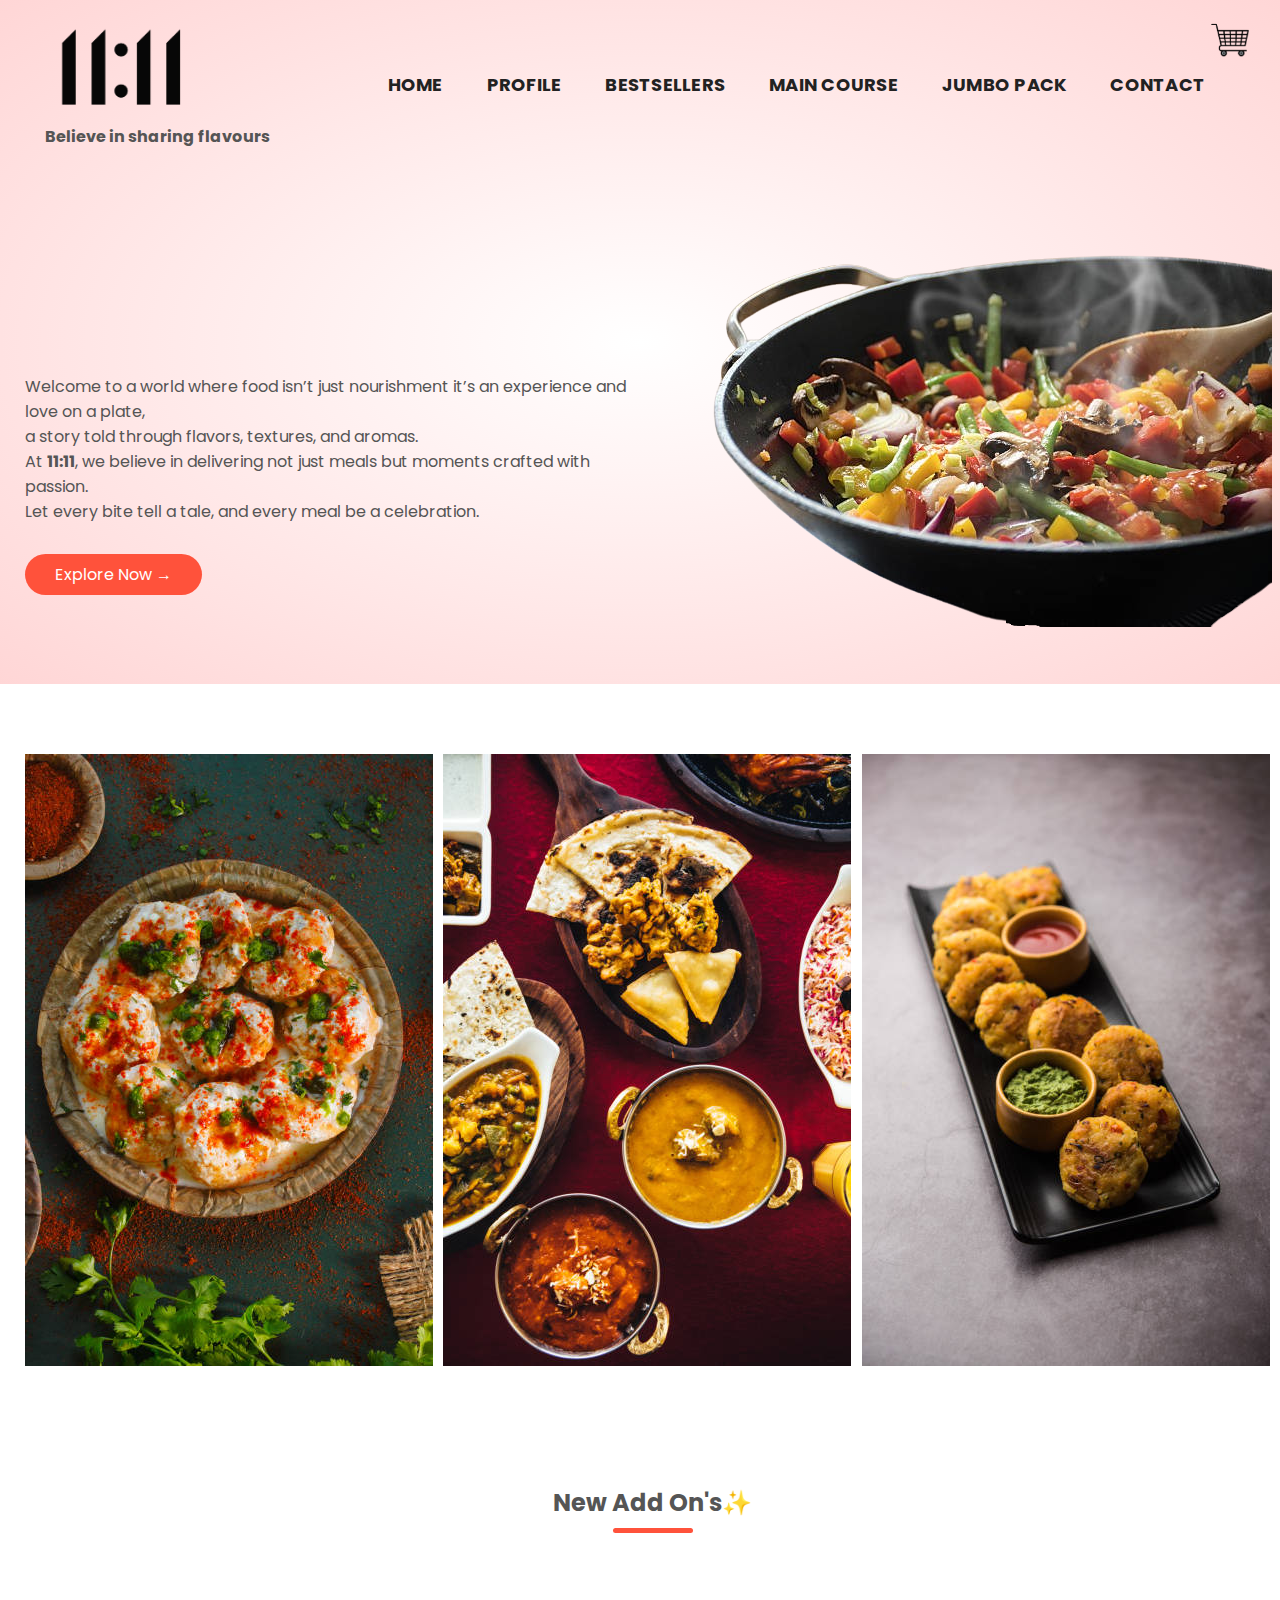
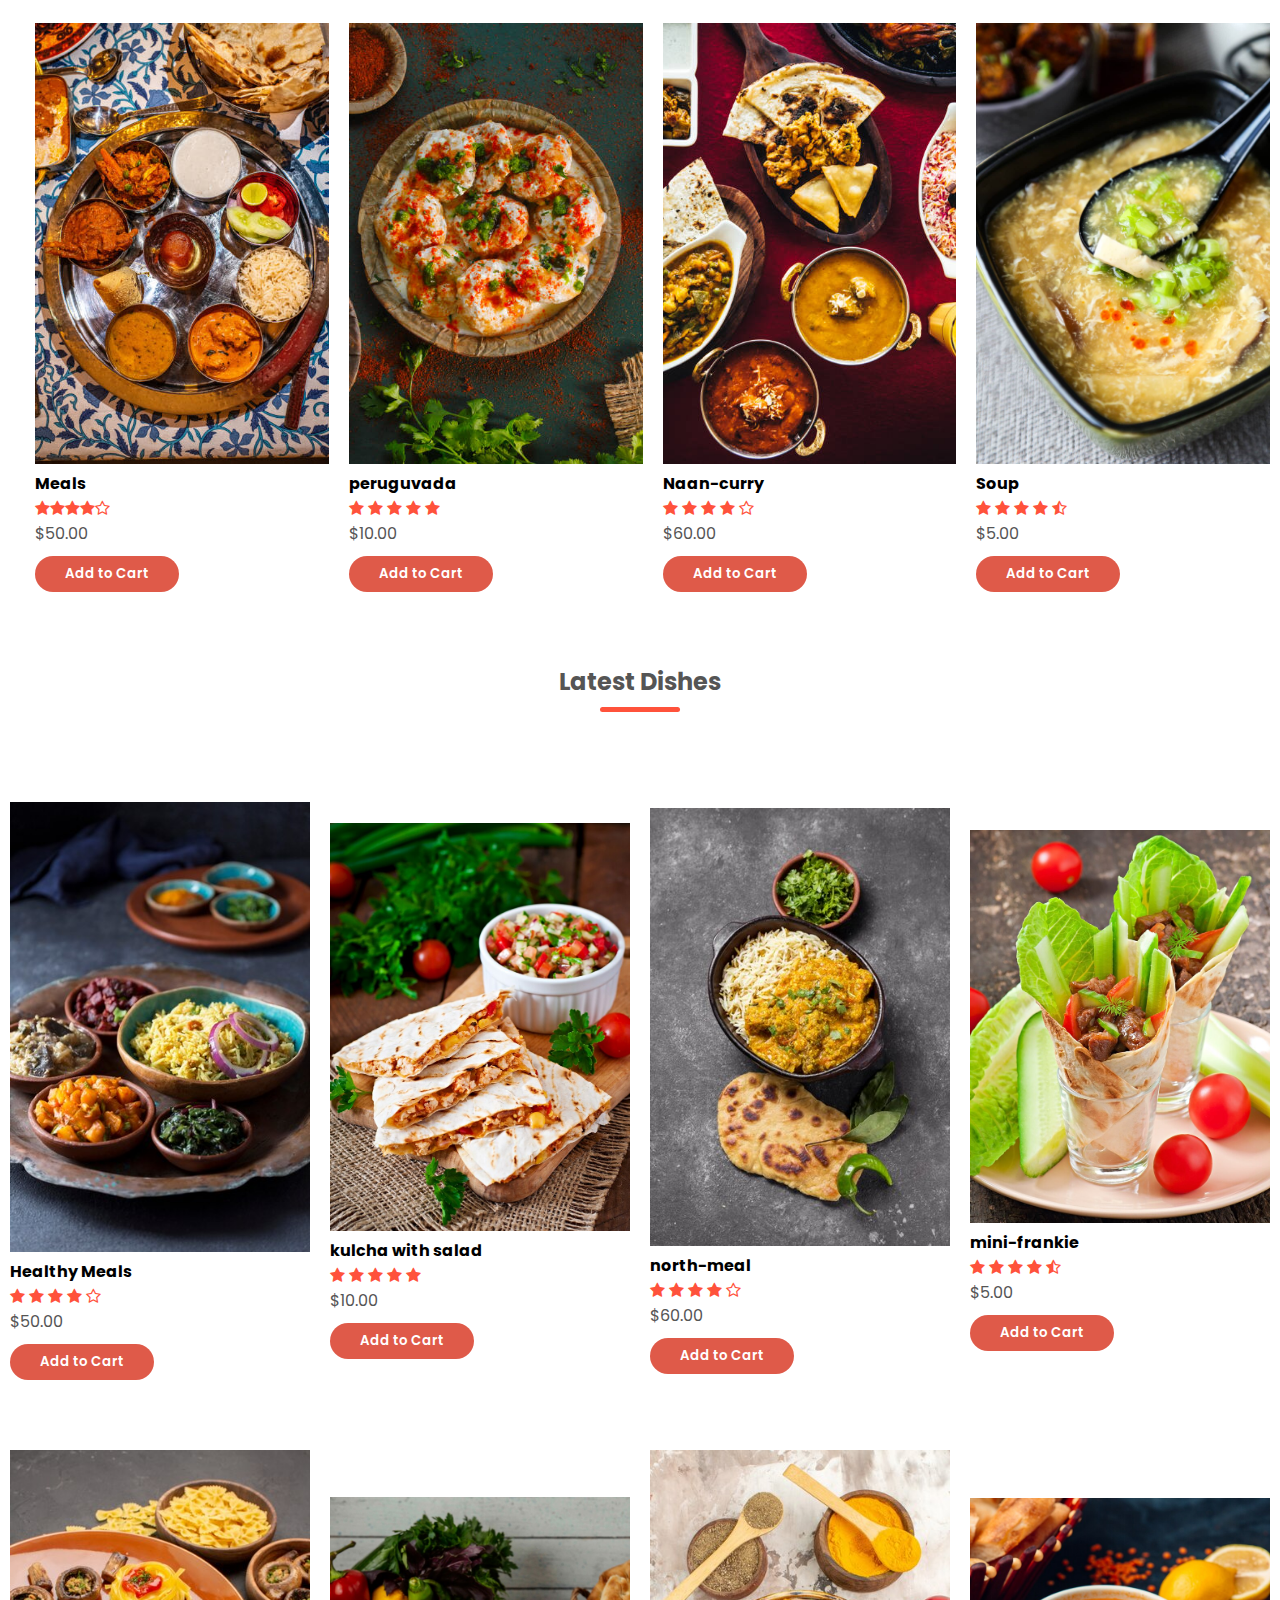
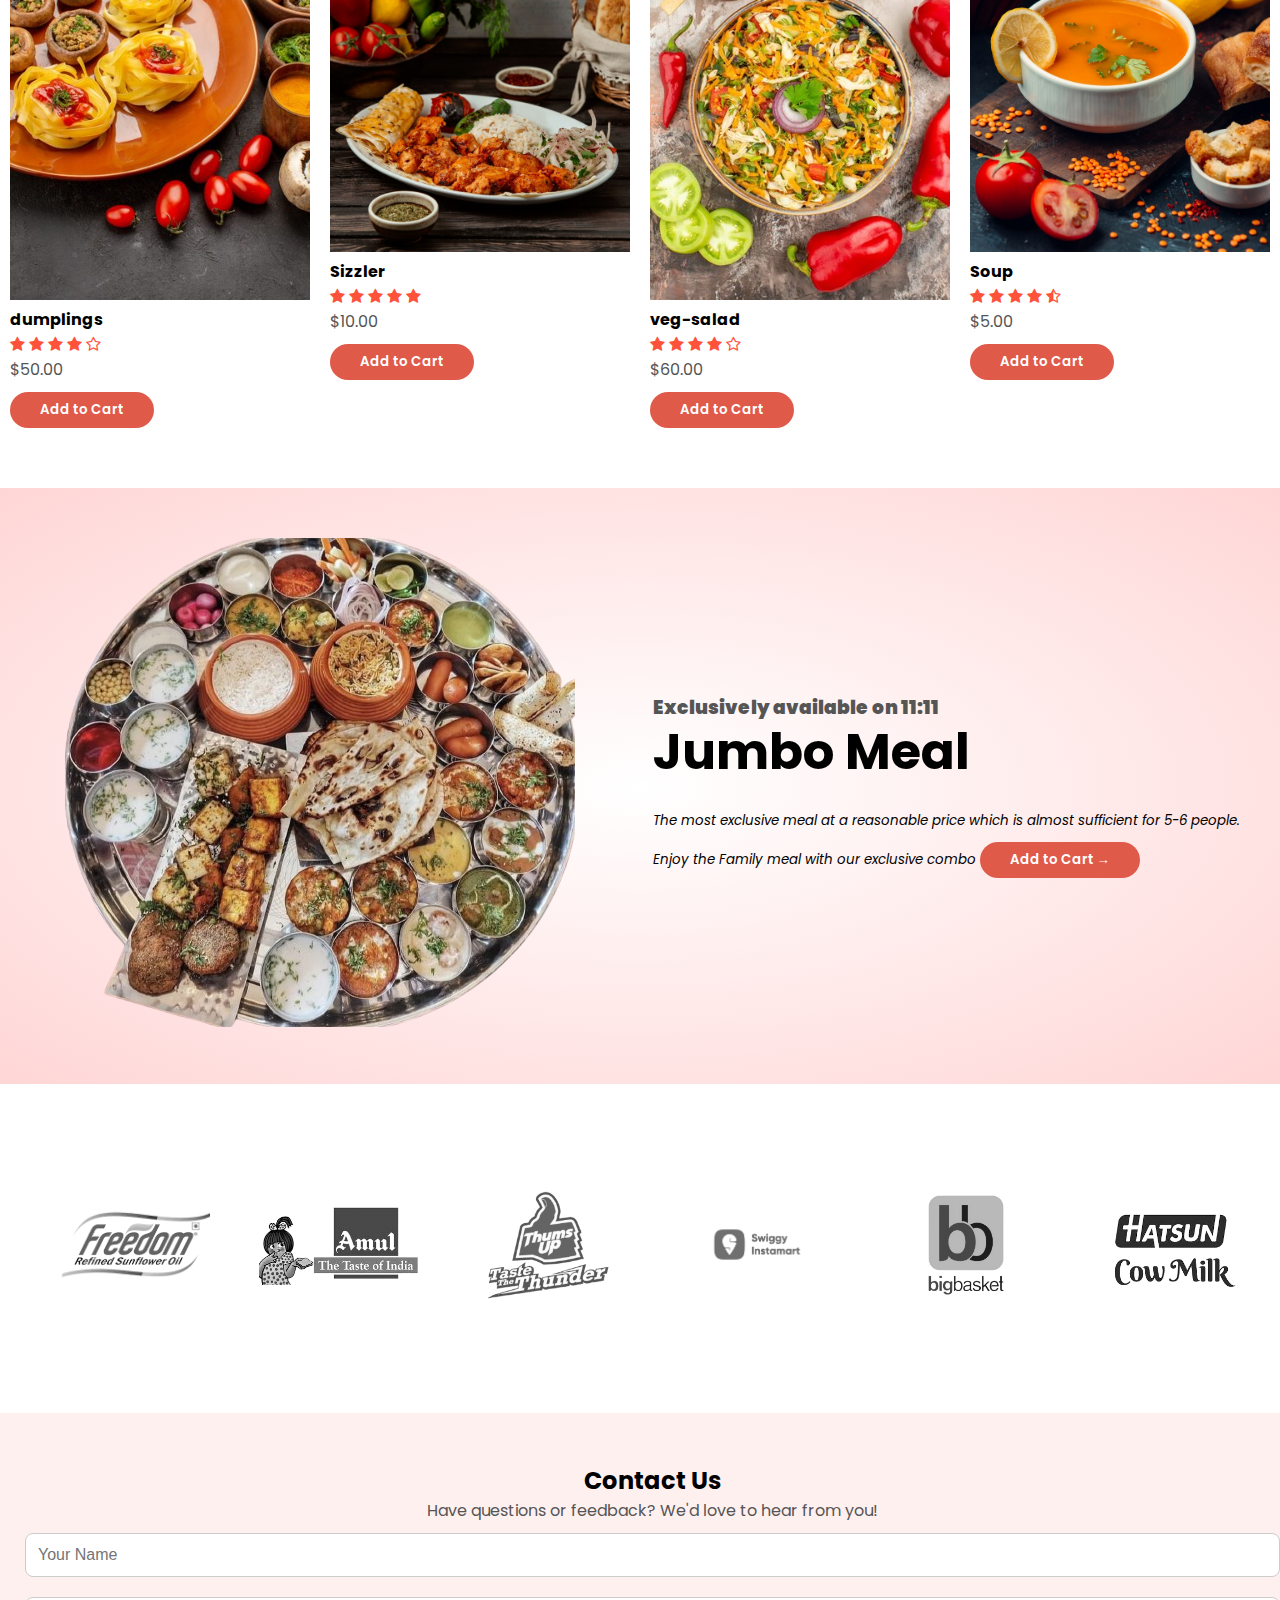
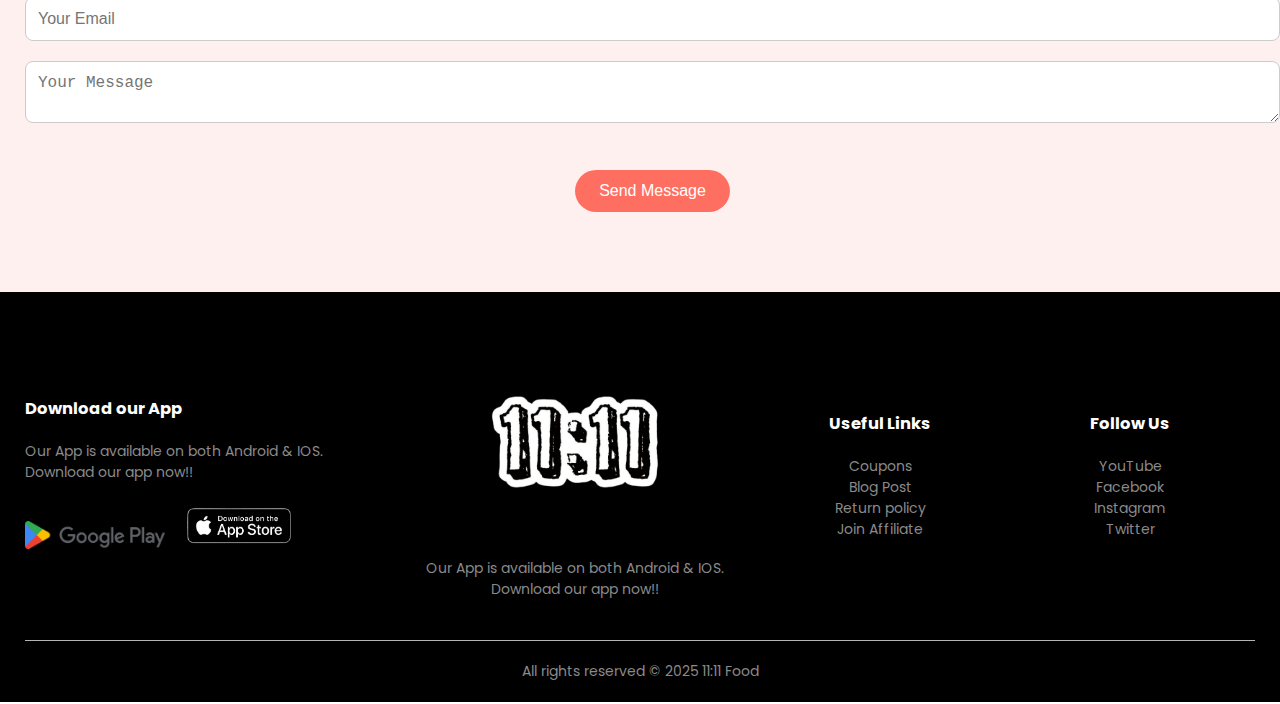
<file: ecommerce_kitchenstore/frontend/index.html>
<!DOCTYPE html>
<html lang="en">
<head>
  <meta charset="UTF-8" />
  <title>ELEVEN:ELEVEN WEBSITE</title>
  <link rel="stylesheet" href="style.css" />
  <link href="https://fonts.googleapis.com/css2?family=Poppins:wght@500;600;700&display=swap" rel="stylesheet" />
  <link rel="stylesheet" href="https://stackpath.bootstrapcdn.com/font-awesome/4.7.0/css/font-awesome.min.css" />
  <script defer src="script.js"></script>
  <style>
    html {
      scroll-behavior: smooth;
    }
  </style>
</head>

<body>
  <!-- Header/Home Section -->
  <div class="header" id="home">
    <div class="container">
     <div class="navbar">
  <div class="logo">
    <img src="images/logo.png" width="150px" />
    <p><b>Believe in sharing flavours</b></p>
  </div>
  <nav>
    <ul id="MenuItems">
      <li><a href="#home">Home</a></li>
      <li><a href="profile.html">Profile</a></li>
      <li><a href="#starters">Bestsellers</a></li>
      <li><a href="#main-course">Main Course</a></li>
      <li><a href="#jumbo-pack">Jumbo Pack</a></li>
      <li><a href="#contact">Contact</a></li>
    </ul>
  </nav>
</div>

      <div class="row">
        <div class="col-2">
          <h1 class="hero-title">Where Flavours,<br>Meet Time!</h1>
          <p>
            Welcome to a world where food isn’t just nourishment it’s an experience and love on a plate,<br />
            a story told through flavors, textures, and aromas.<br />
            At <b>11:11</b>, we believe in delivering not just meals but moments crafted with passion.<br />
            Let every bite tell a tale, and every meal be a celebration.
          </p>
          <a href="#main-course" class="btn">Explore Now &#8594;</a>
        </div>
        <div class="col-2">
          <img src="images/logo-2.png" />
        </div>
      </div>
    </div>
  </div>

  <!-- Starters -->
  <div class="categories" id="starters">
    <div class="small-container">
      <div class="row">
        <div class="col-3"><img src="images/peruguvada.jpg" /></div>
        <div class="col-3"><img src="images/naancurry.jpg" /></div>
        <div class="col-3"><img src="images/cutlet.jpg" /></div>
      </div>
    </div>
  </div>

  <!-- Main Course -->
  <div class="small-container" id="main-course">
    <h2><div class="title">New Add On's✨</div></h2>
    <div class="row">
      <!-- Add-to-cart items here (unchanged) -->
      <!-- Example: -->
      <div class="col-4">
        <img src="images/meals.jpg" />
        <h4>Meals</h4>
        <div class="rating"><i class="fa fa-star"></i><i class="fa fa-star"></i><i class="fa fa-star"></i><i class="fa fa-star"></i><i class="fa fa-star-o"></i></div>
        <p>$50.00</p>
        <button class="add-to-cart" data-name="Meals" data-price="50.00">Add to Cart</button>
      </div>
      <div class="col-4">
                    <img src="images/peruguvada.jpg">
                    <h4>peruguvada</h4>
                    <div class="rating">
                        <i class="fa fa-star"></i>
                        <i class="fa fa-star"></i>
                        <i class="fa fa-star"></i>
                        <i class="fa fa-star"></i>
                        <i class="fa fa-star"></i>
                    </div>
                    <p>$10.00</p>
                <button class="add-to-cart" data-name="peruguvada" data-price="10.00">Add to Cart</button>
                </div>
                    <div class="col-4">
                        <img src="images/naancurry.jpg">
                        <h4>Naan-curry</h4>
                        <div class="rating">
                            <i class="fa fa-star"></i>
                            <i class="fa fa-star"></i>
                            <i class="fa fa-star"></i>
                            <i class="fa fa-star"></i>
                            <i class="fa fa-star-o"></i>
                        </div>
                        <p>$60.00</p>
                     <button class="add-to-cart" data-name="naancurry" data-price="60.00">Add to Cart</button>
                    </div>
                    <div class="col-4">
                        <img src="images/soups.jpg">
                        <h4>Soup</h4>
                        <div class="rating">
                            <i class="fa fa-star"></i>
                            <i class="fa fa-star"></i>
                            <i class="fa fa-star"></i>
                            <i class="fa fa-star"></i>
                            <i class="fa fa-star-half-o"></i>
                        </div>
                        <p>$5.00</p>
                        <button class="add-to-cart" data-name="soups" data-price="5.00">Add to Cart</button>
                    </div>
                </div>
        </div>
        <h2><div class="title">Latest Dishes</h2>
            <div class="row">
                <div class="col-4">
                    <img src="images/healthy-meal.jpg">
                    <h4>Healthy Meals</h4>
                    <div class="rating">
                        <i class="fa fa-star"></i>
                        <i class="fa fa-star"></i>
                        <i class="fa fa-star"></i>
                        <i class="fa fa-star"></i>
                        <i class="fa fa-star-o"></i>
                    </div>
                    <p>$50.00</p>
                                    <button class="add-to-cart" data-name="healthy-meal" data-price="50.00">Add to Cart</button>
                </div>
                    <div class="col-4">
                        <img src="images/kulcha.jpg">
                        <h4>kulcha with salad</h4>
                        <div class="rating">
                            <i class="fa fa-star"></i>
                            <i class="fa fa-star"></i>
                            <i class="fa fa-star"></i>
                            <i class="fa fa-star"></i>
                            <i class="fa fa-star"></i>
                        </div>
                        <p>$10.00</p>
                                        <button class="add-to-cart" data-name="kulcha" data-price="10.00">Add to Cart</button>
                    </div>
                        <div class="col-4">
                            <img src="images/north-meal.jpg">
                            <h4>north-meal</h4>
                            <div class="rating">
                                <i class="fa fa-star"></i>
                                <i class="fa fa-star"></i>
                                <i class="fa fa-star"></i>
                                <i class="fa fa-star"></i>
                                <i class="fa fa-star-o"></i>
                            </div>
                            <p>$60.00</p>
                                            <button class="add-to-cart" data-name="north-meal" data-price="60.00">Add to Cart</button>
                        </div>
                        <div class="col-4">
                            <img src="images/mini-frankie.jpg">
                            <h4>mini-frankie</h4>
                            <div class="rating">
                                <i class="fa fa-star"></i>
                                <i class="fa fa-star"></i>
                                <i class="fa fa-star"></i>
                                <i class="fa fa-star"></i>
                                <i class="fa fa-star-half-o"></i>
                            </div>
                            <p>$5.00</p>
                                            <button class="add-to-cart" data-name="mini-frankie" data-price="5.00">Add to Cart</button>
                        </div>
                    </div>
                </div>
                <div class="row">
                    <div class="col-4">
                        <img src="images/dumplings.jpg">
                        <h4>dumplings</h4>
                        <div class="rating">
                            <i class="fa fa-star"></i>
                            <i class="fa fa-star"></i>
                            <i class="fa fa-star"></i>
                            <i class="fa fa-star"></i>
                            <i class="fa fa-star-o"></i>
                        </div>
                        <p>$50.00</p>
                                        <button class="add-to-cart" data-name="dumplings" data-price="50.00">Add to Cart</button>
                    </div>
                        <div class="col-4">
                            <img src="images/chicken-rice.jpg">
                            <h4>Sizzler</h4>
                            <div class="rating">
                                <i class="fa fa-star"></i>
                                <i class="fa fa-star"></i>
                                <i class="fa fa-star"></i>
                                <i class="fa fa-star"></i>
                                <i class="fa fa-star"></i>
                            </div>
                            <p>$10.00</p>
                                            <button class="add-to-cart" data-name="chicken-rice" data-price="10.00">Add to Cart</button>
                        </div>
                            <div class="col-4">
                                <img src="images/veg-salad.jpg">
                                <h4>veg-salad</h4>
                                <div class="rating">
                                    <i class="fa fa-star"></i>
                                    <i class="fa fa-star"></i>
                                    <i class="fa fa-star"></i>
                                    <i class="fa fa-star"></i>
                                    <i class="fa fa-star-o"></i>
                                </div>
                                <p>$60.00</p>
                         <button class="add-to-cart" data-name="veg-salad" data-price="60.00">Add to Cart</button>
                            </div>
                            <div class="col-4">
                                <img src="images/soup.jpg">
                                <h4>Soup</h4>
                                <div class="rating">
                                    <i class="fa fa-star"></i>
                                    <i class="fa fa-star"></i>
                                    <i class="fa fa-star"></i>
                                    <i class="fa fa-star"></i>
                                    <i class="fa fa-star-half-o"></i>
                                </div>
                                <p>$5.00</p>
                                 <button class="add-to-cart" data-name="soup" data-price="5.00">Add to Cart</button>
                            </div>
                        </div>
                </div>
            </div>
    </div>
    </div>
  </div>
  <!-- Jumbo Pack -->
  <div class="offer" id="jumbo-pack">
    <div class="small-container">
      <div class="row">
        <div class="col-2">
          <img src="images/bahubali-thali-removebg-preview.png" class="offer-img" />
        </div>
        <div class="col-2">
          <h3><p><b>Exclusively available on 11:11</b></p></h3>
          <h1>Jumbo Meal</h1>
          <small><i>The most exclusive meal at a reasonable price which is almost sufficient for 5-6 people.<br />Enjoy the Family meal with our exclusive combo</i></small>
          <button class="add-to-cart" data-name="Jumbo Meal" data-price="120.00" class="btn">Add to Cart &#8594;</button>
        </div>
      </div>
    </div>
  </div>
<!----------brands---------->
<div class="brands">
    <div class="small-container">
        <div class="row">
            <div class="col-5">
                <img src="images/oil.png">
            </div>
            <div class="col-5">
                <img src="images/amul.png">
            </div>
            <div class="col-5">
                <img src="images/thumbs-up.png">
            </div>
            <div class="col-5">
                <img src="images/swiggy-instamart.png">
            </div>
            <div class="col-5">
                <img src="images/big-basket.png">
            </div>
            <div class="col-5">
                <img src="images/hatsun.png">
            </div>
        </div>
    </div>
</div>
<!-- Contact Us Section -->
<div id="contact" class="contact-section">
  <div class="small-container">
    <h2>Contact Us</h2>
    <p>Have questions or feedback? We'd love to hear from you!</p>
    <form>
      <input type="text" placeholder="Your Name" required />
      <input type="email" placeholder="Your Email" required />
      <textarea placeholder="Your Message" required></textarea>
      <button type="submit" class="btn">Send Message</button>
    </form>
  </div>
</div>
<!----------footer------------>
<div class="footer">
    <div class="container">
        <div class="row">
            <div class="footer-col-1">
                <h3>Download our App</h3>
                <p>Our App is available on both Android & IOS.<br>Download our app now!! </p>
                <div class="app-logo">
                    <img src="images/play-store.png">
                    <img src="images/app-store.png">
                </div>
            </div>
            <div class="footer-col-2">
                <img src="images/logo-1.png">
                <p>Our App is available on both Android & IOS.<br>Download our app now!! </p>
            </div>
            <div class="footer-col-3">
                <h3>Useful Links</h3>
                <ul>
                    <li>Coupons</li>
                    <li>Blog Post</li>
                    <li>Return policy</li>
                    <li>Join Affiliate</li>
                </ul>
            </div>
            <div class="footer-col-4">
                <h3>Follow Us</h3>
                <ul>
                    <li>YouTube</li>
                    <li>Facebook</li>
                    <li>Instagram</li>
                    <li>Twitter</li>
                </ul>
            </div>
        </div>
        <hr>
        <p class="copy-right">All rights reserved © 2025 11:11 Food</p>
    </div>
</div>

  <!-- Cart Icon -->
  <div class="cart-icon-wrapper" id="cart-toggle">
    <img src="images/cart.png" alt="Cart" class="cart-icon" />
    <span id="cart-count" class="cart-count">0</span>
  </div>

  <!-- Slide Cart Panel -->
  <div id="cart-panel" class="cart-panel">
    <div class="cart-header">
      <span id="close-cart" class="close-btn">&larr;</span>
      <h3>Your Cart</h3>
    </div>

    <ul id="cart-items" class="cart-items"></ul>
    <p><strong>Total: $<span id="cart-total">0.00</span></strong></p>
    <button id="clear-cart" class="btn">Clear Cart</button>

    <form id="checkout-form" class="checkout-form" style="margin-top: 20px;">
      <h4>Checkout</h4>
      <input type="text" id="name" placeholder="Your Name" required />
      <input type="email" id="email" placeholder="Email Address" required />
      <input type="text" id="Address" placeholder="Delivery Address" required />
      <select id="payment-method" required>
        <option value="">Select Payment Method</option>
        <option value="cod">Cash on Delivery</option>
        <option value="upi">UPI</option>
        <option value="card">Credit/Debit Card</option>
      </select>
      <button type="submit" class="btn" style="margin-top: 10px;">Proceed to Pay</button>
    </form>
  </div>
</body>
</html>
</file>
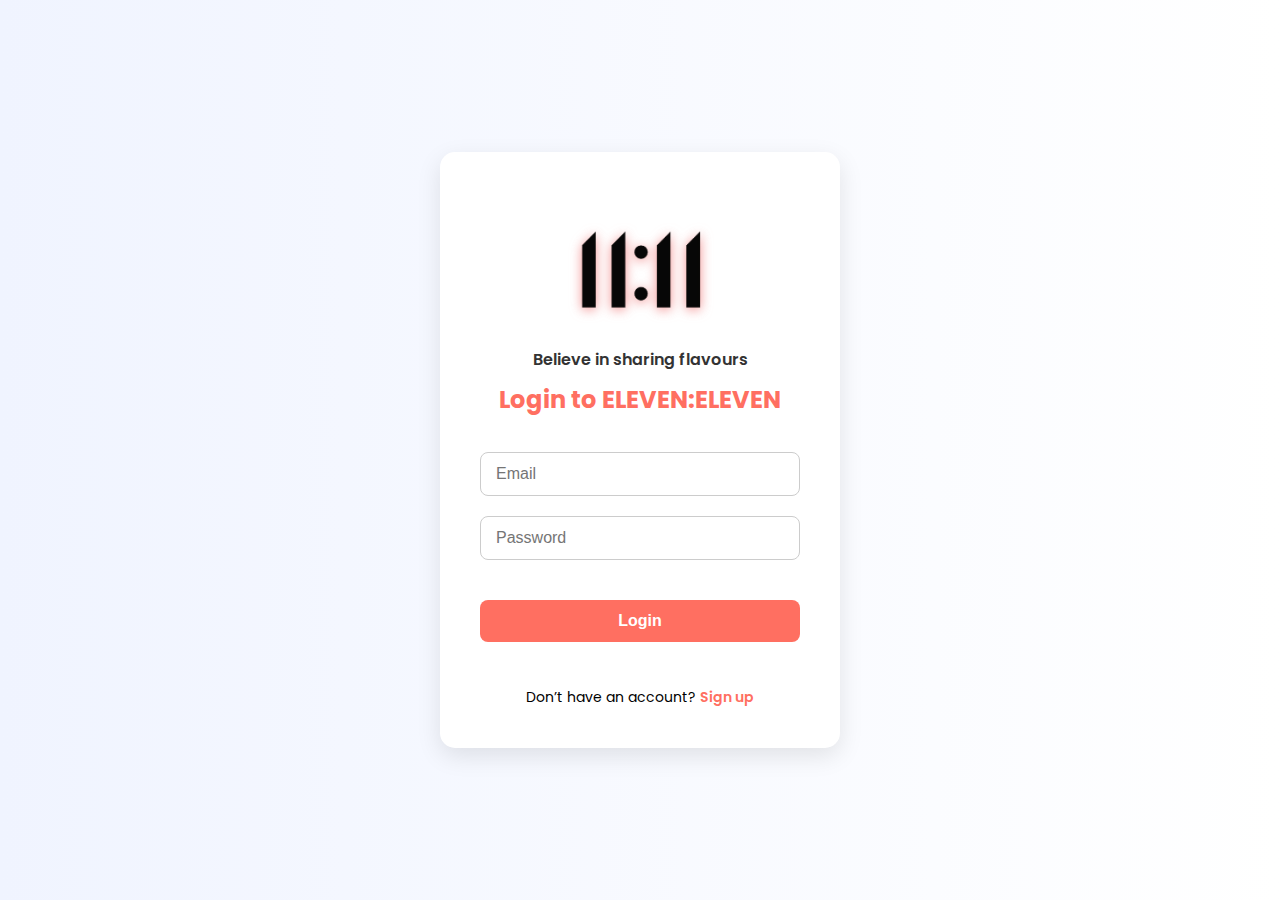
<file: ecommerce_kitchenstore/frontend/login.html>
<!DOCTYPE html>
<html lang="en">
<head>
  <meta charset="UTF-8" />
  <title>Login | ELEVEN:ELEVEN</title>
  <link rel="stylesheet" href="style.css" />
  <link href="https://fonts.googleapis.com/css2?family=Poppins:wght@500;600;700&display=swap" rel="stylesheet" />
  <style>
    body {
      font-family: 'Poppins', sans-serif;
      background: linear-gradient(to right, #f0f4ff, #ffffff);
      display: flex;
      align-items: center;
      justify-content: center;
      height: 100vh;
      margin: 0;
    }

    .form-container {
      background: white;
      padding: 40px;
      border-radius: 15px;
      box-shadow: 0 8px 25px rgba(0, 0, 0, 0.1);
      width: 100%;
      max-width: 400px;
    }

    .form-container h2 {
      text-align: center;
      margin-bottom: 25px;
      font-weight: 700;
      color: #ff6f61;
    }

    input[type="text"],
    input[type="email"],
    input[type="password"] {
      width: 100%;
      padding: 12px 15px;
      margin: 10px 0;
      border: 1px solid #ccc;
      border-radius: 8px;
      font-size: 16px;
    }

    .btn {
      width: 100%;
      padding: 12px;
      background-color: #ff6f61;
      color: white;
      border: none;
      border-radius: 8px;
      font-weight: 600;
      font-size: 16px;
      cursor: pointer;
      transition: 0.3s ease;
    }

    .btn:hover {
      background-color: #ff3e2e;
    }

    .toggle-link {
      text-align: center;
      margin-top: 15px;
      font-size: 14px;
    }

    .toggle-link a {
      color: #ff6f61;
      cursor: pointer;
      text-decoration: none;
      font-weight: 600;
    }

    .hidden {
      display: none;
    }

    .error {
      color: red;
      font-size: 13px;
      margin-top: -5px;
      margin-bottom: 5px;
    }
  </style>
</head>
<body>

<div class="form-container">
    <div class="logo-container">
  <img src="images/logo.png" alt="11:11 Logo" class="login-logo" />
  <p class="tagline">Believe in sharing flavours</p>
</div>


  <form id="login-form">
    <h2>Login to ELEVEN:ELEVEN</h2>
    <input type="email" id="login-email" placeholder="Email" required />
    <input type="password" id="login-password" placeholder="Password" required />
    <button type="submit" class="btn">Login</button>
    <div class="toggle-link">Don’t have an account? <a onclick="toggleForm()">Sign up</a></div>
    <div class="error" id="login-error"></div>
  </form>

  <form id="signup-form" class="hidden">
    <h2>Create an Account</h2>
    <input type="text" id="signup-name" placeholder="Your Name" required />
    <input type="email" id="signup-email" placeholder="Email" required />
    <input type="password" id="signup-password" placeholder="Password" required />
    <button type="submit" class="btn">Sign Up</button>
    <div class="toggle-link">Already have an account? <a onclick="toggleForm()">Login</a></div>
    <div class="error" id="signup-error"></div>
  </form>
</div>

<script>
  function toggleForm() {
    document.getElementById("login-form").classList.toggle("hidden");
    document.getElementById("signup-form").classList.toggle("hidden");
    document.getElementById("login-error").textContent = "";
    document.getElementById("signup-error").textContent = "";
  }

  document.getElementById("signup-form").addEventListener("submit", function (e) {
    e.preventDefault();
    const name = document.getElementById("signup-name").value.trim();
    const email = document.getElementById("signup-email").value.trim();
    const password = document.getElementById("signup-password").value.trim();

    if (!name || !email || !password) {
      document.getElementById("signup-error").textContent = "Please fill in all fields.";
      return;
    }

    // Save to localStorage
    const user = { name, email, password };
    localStorage.setItem("user", JSON.stringify(user));
    alert("Account created successfully! You can now log in.");
    toggleForm();
  });

  document.getElementById("login-form").addEventListener("submit", function (e) {
    e.preventDefault();
    const email = document.getElementById("login-email").value.trim();
    const password = document.getElementById("login-password").value.trim();
    const savedUser = JSON.parse(localStorage.getItem("user"));

    if (!savedUser || savedUser.email !== email || savedUser.password !== password) {
      document.getElementById("login-error").textContent = "Invalid credentials. Please try again.";
      return;
    }

    // Redirect to home page
    window.location.href = "index.html";
  });
</script>
</body>
</html>
</file>
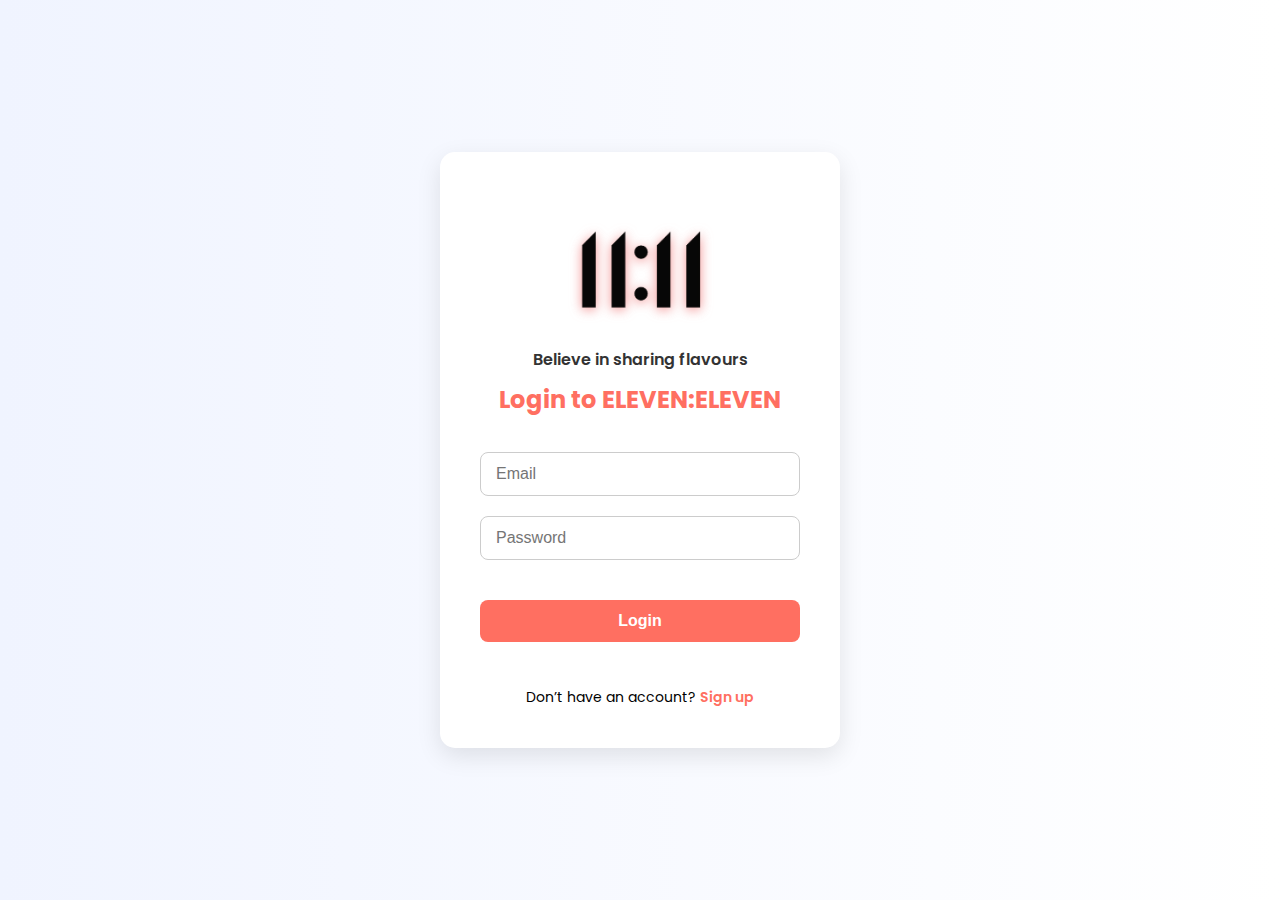
<file: ecommerce_kitchenstore/frontend/profile.html>
<!DOCTYPE html>
<html lang="en">
<head>
  <meta charset="UTF-8" />
  <title>Your Profile | ELEVEN:ELEVEN</title>
  <meta name="viewport" content="width=device-width, initial-scale=1.0" />
  <link href="https://fonts.googleapis.com/css2?family=Inter:wght@400;600&display=swap" rel="stylesheet" />
  <link rel="stylesheet" href="style.css" />
  <style>
    body {
      font-family: 'Inter', sans-serif;
      margin: 0;
      padding: 0;
      background: linear-gradient(to bottom right, #f0f4ff, #ffffff);
      color: #333;
    }

    header {
      display: flex;
      align-items: center;
      gap: 10px;
      padding: 1rem;
      background-color: #fff;
      border-bottom: 1px solid #ccc;
    }

    header img {
      height: 40px;
    }

    header h1 {
      font-size: 1.5rem;
      color: #ff6f61;
    }

    .profile-container {
      padding: 2rem;
      max-width: 800px;
      margin: auto;
      padding-bottom: 140px;
    }

    .profile-info {
      background: #fff;
      padding: 1rem 1.5rem;
      border-radius: 12px;
      box-shadow: 0 2px 6px rgba(0, 0, 0, 0.1);
      margin-bottom: 2rem;
    }

    .profile-info h2 {
      color: #333;
    }

    .history-header {
      display: flex;
      justify-content: space-between;
      align-items: center;
      margin-bottom: 1rem;
    }

    .history-header h3 {
      margin: 0;
      color: #ff6f61;
    }

    .clear-btn {
      background: #ccc;
      border: none;
      padding: 6px 14px;
      border-radius: 20px;
      cursor: pointer;
      font-size: 0.9rem;
      transition: background 0.3s ease;
    }

    .clear-btn:hover {
      background: #ff6f61;
      color: white;
    }

    .history-container {
      display: flex;
      flex-direction: column;
      gap: 1rem;
    }

    .order-box {
      background: #ffffff;
      border-radius: 12px;
      padding: 1rem 1.5rem;
      box-shadow: 0 4px 10px rgba(0, 0, 0, 0.07);
      position: relative;
      transition: transform 0.2s ease;
    }

    .order-box:hover {
      transform: translateY(-2px);
    }

    .order-box h3 {
      color: #ff6f61;
      margin-bottom: 0.5rem;
    }

    .order-box p {
      margin: 4px 0;
    }

    .delete-icon {
      position: absolute;
      top: 12px;
      right: 12px;
      cursor: pointer;
      font-size: 18px;
      color: #999;
    }

    .delete-icon:hover {
      color: #ff6f61;
    }

    .bottom-fixed {
      position: fixed;
      bottom: 0;
      left: 0;
      right: 0;
      background: #ffffff;
      box-shadow: 0 -2px 10px rgba(0, 0, 0, 0.1);
      padding: 1rem;
      display: flex;
      flex-direction: column;
      align-items: center;
      gap: 10px;
      z-index: 999;
    }

    .chef-message {
      background-color: #fffbe6;
      padding: 12px 20px;
      border-left: 5px solid #ff6f61;
      border-radius: 20px;
      font-style: italic;
      font-size: 0.95rem;
      max-width: 500px;
      text-align: center;
    }

    .logout-btn {
      padding: 10px 24px;
      background-color: #ff6f61;
      color: white;
      border: none;
      border-radius: 25px;
      cursor: pointer;
      font-weight: bold;
      transition: background 0.2s;
    }

    .logout-btn:hover {
      background-color: #e95650;
    }
  </style>
</head>
<body>
  <header>
    <img src="images/logo.png" alt="ELEVEN:ELEVEN Logo" />
    <h1>ELEVEN:ELEVEN</h1>
  </header>

  <div class="profile-container">
    <div class="profile-info">
      <h2>Welcome, <span id="profile-name">User</span>!</h2>
      <p>Email: <span id="profile-email">example@example.com</span></p>
    </div>

    <div>
      <div class="history-header">
        <h3>Order History</h3>
        <button class="clear-btn" onclick="clearAllOrders()">Clear All</button>
      </div>
      <div id="order-history" class="history-container"></div>
    </div>
  </div>

  <div class="bottom-fixed">
    <div class="chef-message">
      With ❤️ from <strong>Chef Mom</strong> – Thank you for supporting homemade food!
    </div>
    <button class="logout-btn" onclick="logout()">Logout</button>
  </div>

  <script>
    function renderOrders() {
      const orders = JSON.parse(localStorage.getItem("orderHistory")) || [];
      const container = document.getElementById("order-history");
      container.innerHTML = "";

      if (orders.length === 0) {
        container.innerHTML = "<p>No orders found.</p>";
        return;
      }

      orders.forEach((order, index) => {
        const div = document.createElement("div");
        div.className = "order-box";
        div.innerHTML = `
          <span class="delete-icon" onclick="deleteOrder(${index})">🗑️</span>
          <h3>Order #${index + 1}</h3>
          <p><strong>Date:</strong> ${order.date}</p>
          <p><strong>Items:</strong> ${order.items.map(item => item.name).join(", ")}</p>
          <p><strong>Total:</strong> $${order.total}</p>
          <p><strong>Address:</strong> ${order.address}</p>
          <p><strong>Payment:</strong> ${order.payment}</p>
        `;
        container.appendChild(div);
      });
    }

    function deleteOrder(index) {
      let orders = JSON.parse(localStorage.getItem("orderHistory")) || [];
      orders.splice(index, 1);
      localStorage.setItem("orderHistory", JSON.stringify(orders));
      renderOrders();
    }

    function clearAllOrders() {
      localStorage.removeItem("orderHistory");
      renderOrders();
    }

    function logout() {
      localStorage.removeItem("isLoggedIn");
      window.location.href = "login.html";
    }

    document.addEventListener("DOMContentLoaded", () => {
      const user = JSON.parse(localStorage.getItem("user"));
      if (!user) {
        window.location.href = "login.html";
        return;
      }

      document.getElementById("profile-name").textContent = user.name;
      document.getElementById("profile-email").textContent = user.email;

      renderOrders();
    });
  </script>
</body>
</html>
</file>
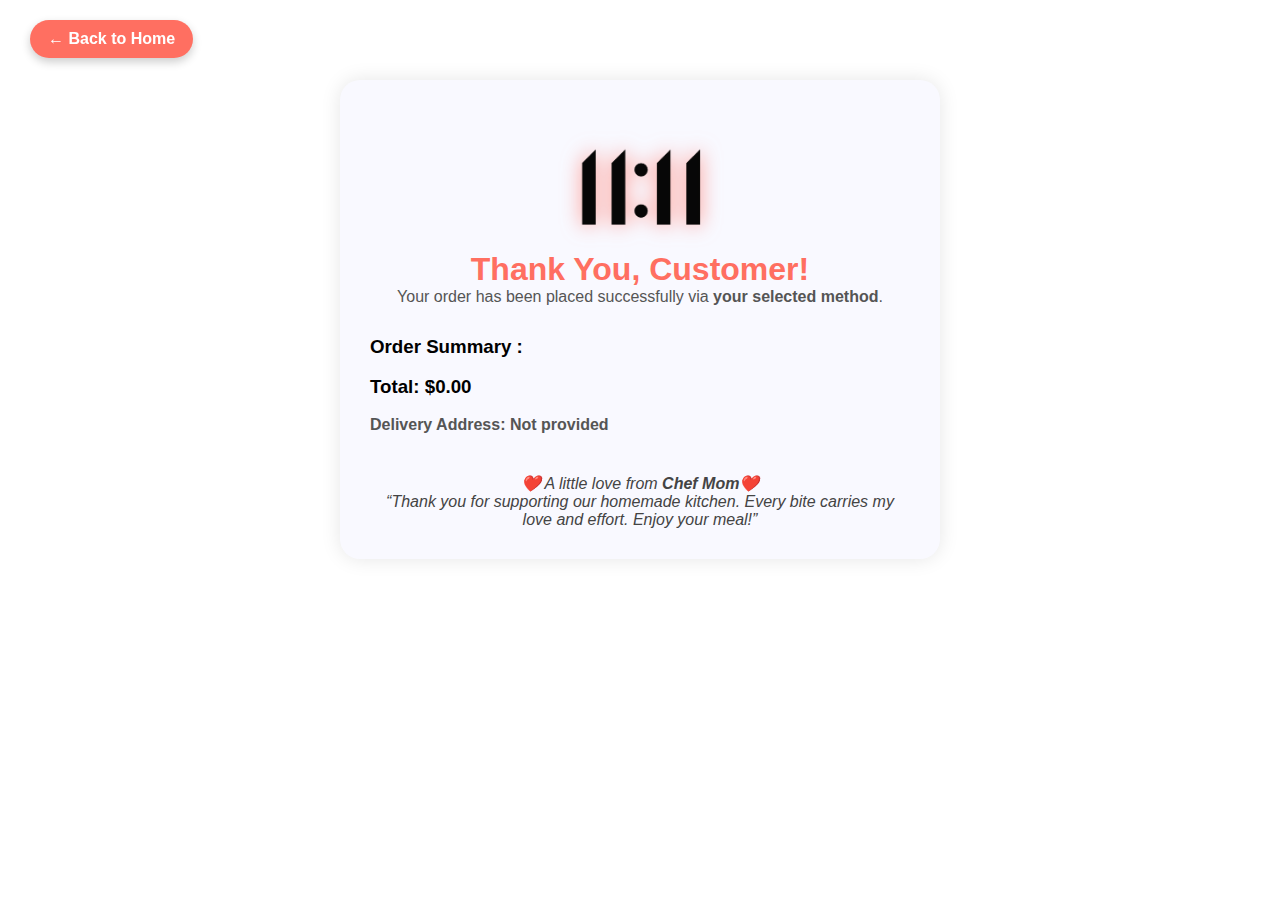
<file: ecommerce_kitchenstore/frontend/thankyou.html>
<!DOCTYPE html>
<html lang="en">
<head>
  <meta charset="UTF-8" />
  <title>Thank You - ELEVEN:ELEVEN</title>
  <link rel="stylesheet" href="style.css" />
  <style>
    .thank-you-container {
      max-width: 600px;
      margin: 80px auto;
      padding: 30px;
      text-align: center;
      border-radius: 20px;
      background-color: #f9f9ff;
      box-shadow: 0 0 20px rgba(0,0,0,0.1);
    }
    .thank-you-container h1 {
      color: #ff6f61;
    }
    .order-summary {
      text-align: left;
      margin-top: 30px;
    }
    .chef-message {
      margin-top: 40px;
      font-style: italic;
      font-weight: 500;
      color: #444;
    }
  </style>
</head>
<body>
<a href="index.html#home" class="back-home-fixed">← Back to Home</a>
  <div class="thank-you-container">
    <div class="logo-container">
  <img src="images/logo.png" alt="ELEVEN:ELEVEN Logo" width="140" class="logo-highlight" />
</div>
    <h1>Thank You, <span id="user-name">Customer</span>!</h1>
    <p>Your order has been placed successfully via <strong><span id="payment-method"></span></strong>.</p>

    <div class="order-summary">
      <h3>Order Summary :</h3>
      <ul id="ordered-items"></ul></br>
      <h3><strong>Total: $<span id="order-total">0.00</span></strong></h3></br>
      <b><p><strong>Delivery Address:</strong> <span id="delivery-address"></span></p></b>
    </div>

    <div class="chef-message">
      ❤️ A little love from <strong>Chef Mom❤️</strong><br>
      “Thank you for supporting our homemade kitchen. Every bite carries my love and effort. Enjoy your meal!”
    </div>
  </div>

  <script>
    const urlParams = new URLSearchParams(window.location.search);
    const name = urlParams.get("name");
    const method = urlParams.get("method");

    document.getElementById("user-name").textContent = name || "Customer";
    document.getElementById("payment-method").textContent = method || "your selected method";

    const order = JSON.parse(localStorage.getItem("cart")) || [];
    const address = localStorage.getItem("deliveryAddress") || "Not provided";

    let total = 0;
    const itemList = document.getElementById("ordered-items");

    order.forEach(item => {
      const li = document.createElement("li");
      li.textContent = `${item.name} - $${item.price.toFixed(2)}`;
      itemList.appendChild(li);
      total += item.price;
    });

    document.getElementById("order-total").textContent = total.toFixed(2);
    document.getElementById("delivery-address").textContent = address;
  </script>
</body>
</html>
</file>
<file: ecommerce_kitchenstore/frontend/style.css>
/* === General Reset & Fonts === */
* {
    margin: 0;
    padding: 0;
    box-sizing: border-box;
}

body {
    font-family: "Poppins", sans-serif;
}

/* === Typography Classes === */
.poppins-medium { font-weight: 500; font-style: normal; }
.poppins-semibold { font-weight: 600; font-style: normal; }
.poppins-bold { font-weight: 700; font-style: normal; }

/* === Navbar === */
.navbar {
    display: flex;
    align-items: center;
    padding: 20px;
}

/* === Navigation === */
nav {
    flex: 1;
    text-align: right;
}

nav ul {
    display: inline-block;
    list-style-type: none;
}

nav ul li {
    display: inline-block;
    margin-right: 20px;
}

a {
    text-decoration: none;
    color: #555;
    transition: color 0.3s ease;
}
nav ul li a {
  font-family: 'Poppins', sans-serif;
  font-size: 18px;         /* larger size */
  font-weight: 700;        /* bold */
  color: #222;             /* dark color for clarity */
  text-transform: uppercase;
  letter-spacing: 0.25px;
  padding: 10px 10px;
  transition: all 0.3s ease;
}

nav ul li a:hover {
  color: #ff6f61;           /* matches your theme accent */
  background-color: #fff;
  border-radius: 10px;
  box-shadow: 0 2px 8px rgba(0,0,0,0.1);
}

a:hover {
    color: #ff523b;
}

p {
    color: #555;
}

/* === hero title === */
.hero-title {
  font-size: 48px;
  animation: fadeSlideIn 1.5s ease-out forwards;
  opacity: 0;
  transform: translateY(20px);
}

@keyframes fadeSlideIn {
  to {
    opacity: 1;
    transform: translateY(0);
  }
}

/* === Container and Layout === */
.container {
    max-width: 1300px;
    margin: auto;
    padding-left: 25px;
    padding-right: 25px;
}

.row {
    display: flex;
    align-items: center;
    flex-wrap: wrap;
    justify-content: space-around;
}

.col-2 {
    flex-basis: 50%;
    min-width: 300px;
}
.col-2 img {
    max-width: 100%;
    padding: 50px 0;
    margin-left: 20px;
}
.col-2 h1 {
    font-size: 50px;
    line-height: 60px;
    margin: 25px 0;
}

.btn {
    display: inline-block;
    background: #ff523b;
    color: #fff;
    padding: 8px 30px;
    margin: 30px 0;
    border-radius: 30px;
    transition: background 0.3s ease;
}
.add-to-cart {
  background: #df5a49;
  color: white;
  padding: 8px 30px;
  border: none;
  border-radius: 30px;
  cursor: pointer;
  transition: background 0.3s ease;
  margin-top: 10px;
  font-family: 'Poppins', sans-serif;
  font-weight: 600;
}

.add-to-cart:hover {
  background: #563434;
}

.btn:hover {
    background: #e64a33;
}

.header {
    background: radial-gradient(#fff, #ffd6d6);
}
/* Remove extra margin/padding from the header section */
.header {
  padding-bottom: 0;
  margin-bottom: 0;
}

/* Remove any top margin from .row or .col-2 */
.row {
  margin-top: 0;
  padding-top: 0;
}

.col-2 h1 {
  margin-top: 0;
  padding-top: 0;
}

/* === Categories and Featured Products === */
.categories {
    margin: 70px 0;
}

.col-3 {
    flex: 30%;
    min-width: 250px;
    margin-bottom: 30px;
}

.small-container {
    margin: auto;
    padding-left: 25px;
}

.col-4 {
    flex-basis: 25%;
    padding: 10px;
    min-width: 200px;
    margin-bottom: 50px;
    transition: transform 0.5s;
}
.col-4 img {
    width: 100%;
}
.title {
    text-align: center;
    margin: 0 auto 80px;
    position: relative;
    line-height: 60px;
    color: #555;
}
.title::after {
    content: '';
    background: #ff523b;
    width: 80px;
    height: 5px;
    border-radius: 5px;
    position: absolute;
    bottom: 0;
    left: 50%;
    transform: translateX(-50%);
}
.rating .fa {
    color: #ff523b;
}
.col-4:hover {
    transform: translateY(-5px);
}

/* === Offer Section === */
.offer {
    background: radial-gradient(#fff, #ffd6d6);
    padding: 30px 0;
}
.col-2 .offer-img {
    padding: 20px;
}
small {
    color: black;
}

/* === Testimonials === */
.testimonial {
    padding-top: 100px;
}
.testimonial .col-3 {
    text-align: center;
    padding: 40px 20px;
    box-shadow: 0 0 20px 0px rgba(0, 0, 0, 0.1);
    cursor: pointer;
    transition: transform 0.3s ease;
}
.testimonial .col-3 img {
    width: 50px;
    margin-top: 20px;
    border-radius: 50%;
}
.testimonial .col-3:hover {
    transform: translateY(-10px);
}
.fa.fa-quote-left {
    font-size: 34px;
    color: #ff523b;
}
.col-3 p {
    font-size: 12px;
    margin: 12px 0;
    color: #777;
}
.testimonial .col-3 h3 {
    font-weight: 600;
    color: #555;
    font-size: 16px;
}

/* === Brands === */
.brands {
    margin: 100px auto;
}
.col-5 {
    width: 160px;
}
.col-5 img {
    width: 100%;
    cursor: pointer;
    filter: grayscale(100%);
    transition: filter 0.3s ease;
}
.col-5 img:hover {
    filter: grayscale(0);
}

/* === Footer === */
.footer {
    background: #000;
    color: #8a8a8a;
    font-size: 14px;
    padding: 60px 0 20px;
}
.footer p {
    color: #8a8a8a;
}
.footer h3 {
    color: #fff;
    margin-bottom: 20px;
}
.footer-col-1,
.footer-col-2,
.footer-col-3,
.footer-col-4 {
    min-width: 250px;
    margin-bottom: 20px;
}
.footer-col-1 {
    flex-basis: 30%;
}
.footer-col-2 {
    flex: 1;
    text-align: center;
}
.footer-col-2 img {
    width: 180px;
    margin-bottom: 20px;
}
.footer-col-3,
.footer-col-4 {
    flex-basis: 12%;
    text-align: center;
}
ul {
    list-style-type: none;
}
.app-logo {
    margin-top: 20px;
}
.app-logo img {
    width: 140px;
}
.footer hr {
    border: none;
    background: #b5b5b5;
    height: 1px;
    margin: 20px 0;
}
.copy-right {
    text-align: center;
}

/* === Mobile Nav === */
.menu-icon {
  width: 28px;
  margin-left: 20px;
  display: none;
}

@media only screen and (max-width: 800px) {
  .menu-icon {
    display: block;
    cursor: pointer;
  }
  nav ul {
    position: absolute;
    top: 70px;
    left: 0;
    background: #333;
    width: 100%;
    overflow: hidden;
    transition: max-height 0.3s;
  }
  nav ul li {
    display: block;
    margin: 10px 0;
    text-align: left;
    padding-left: 20px;
  }
}

/* === Cart Icon & Sliding Panel === */
.cart-icon-wrapper {
    position: fixed;
    top: 20px;
    right: 30px;
    cursor: pointer;
    z-index: 1001;
}
.cart-icon {
    width: 40px;
}
.cart-count {
    position: absolute;
    top: -10px;
    right: -10px;
    background-color: red;
    color: white;
    border-radius: 50%;
    padding: 2px 6px;
    font-size: 14px;
    display: inline-block;
}

/* === Cart Panel Slide Out === */
.cart-panel {
    position: fixed;
    top: 0;
    right: -400px;
    width: 300px;
    height: 100%;
    background-color: #fff7ed;
    box-shadow: -4px 0 12px rgba(0, 0, 0, 0.2);
    padding: 20px;
    transition: right 0.4s ease-in-out;
    z-index: 1000;
    overflow-y: auto;
  scrollbar-width: thin;
}
.cart-panel.open {
    right: 0;
}
.cart-header {
  display: flex;
  justify-content: flex-start;
  align-items: center;
  gap: 10px; /* adds space between close button and title */
}

.close-btn {
  order: -1;
  font-size: 24px;
  cursor: pointer;
  color: #333;
}

.close-btn {
    font-size: 24px;
    cursor: pointer;
}
.cart-footer {
    margin-top: 20px;
}
.cart-items li {
    padding: 6px 0;
    border-bottom: 1px solid #ccc;
}
.checkout-form {
  display: flex;
  flex-direction: column;
  margin-top: 20px;
}

.checkout-form input,
.checkout-form select {
  margin-bottom: 10px;
  padding: 10px;
  border: 1px solid #ddd;
  border-radius: 8px;
  font-size: 14px;
}

.checkout-form button {
  background-color: #ff523b;
  color: white;
  padding: 10px;
  border-radius: 30px;
  border: none;
  cursor: pointer;
  transition: background 0.3s ease;
}

.checkout-form button:hover {
  background-color: #e04832;
}
.contact-section {
  background: #fff0f0;
  padding: 50px 0;
  text-align: center;
}

.contact-section input,
.contact-section textarea {
  width: 100%;
  padding: 12px;
  margin: 10px 0;
  border-radius: 8px;
  border: 1px solid #ccc;
  font-size: 16px;
}

.contact-section button.btn {
  background-color: #ff6f61;
  color: #fff;
  border: none;
  padding: 12px 24px;
  font-size: 16px;
  border-radius: 30px;
  cursor: pointer;
  transition: background 0.3s;
}

.contact-section button.btn:hover {
  background-color: #ff3e2e;
}
html {
  scroll-behavior: smooth;
}
.form-container {
  max-width: 400px;
  margin: 80px auto;
  padding: 30px;
  background: linear-gradient(to right, #fdfbfb, #ebedee);
  border-radius: 16px;
  box-shadow: 0 10px 25px rgba(0, 0, 0, 0.2);
  font-family: 'Poppins', sans-serif;
}

.form-container h2 {
  text-align: center;
  margin-bottom: 20px;
}

.form-container input {
  width: 100%;
  padding: 12px;
  margin: 10px 0;
  border: 1px solid #ccc;
  border-radius: 8px;
}

.form-container .btn {
  width: 100%;
  padding: 12px;
  background-color: #ff6f61;
  color: #fff;
  font-weight: bold;
  border: none;
  border-radius: 8px;
  cursor: pointer;
  transition: background 0.3s;
}

.form-container .btn:hover {
  background-color: #e55a4e;
}

#toggle-text {
  text-align: center;
  margin-top: 15px;
}
.logo-container {
  text-align: center;
  margin-top: 40px;
  margin-bottom: -20px;
}

.login-logo {
  width: 150px;
  height: auto;
  filter: drop-shadow(0px 2px 6px rgba(238, 99, 99, 0.712));
  transition: transform 0.3s ease;
}

.login-logo:hover {
  transform: scale(1.05);
}

.tagline {
  font-family: 'Poppins', sans-serif;
  font-weight: 600;
  font-size: 16px;
  color: #333;
  margin-top: 8px;
}
.logo-container {
  text-align: center;
  margin-top: 40px;
  margin-bottom: 20px; /* 👈 add space below the logo */
}

.login-box h2 {
  margin-top: 20px;     /* 👈 add space above the heading */
  font-size: 28px;
  font-weight: 700;
  text-align: center;
  color: #333;
}
.login-logo {
  width: 150px;
  height: auto;
  margin-bottom: 12px; /* 👈 direct spacing under the logo */
}
.logo-container {
  text-align: center;
  margin-top: 30px;
  margin-bottom: 10px;
}

.logo-highlight {
  width: 150px;
  height: auto;
  filter: drop-shadow(0 0 10px rgba(255, 111, 97, 0.7));
  animation: glow 2s infinite ease-in-out;
}

@keyframes glow {
  0%, 100% {
    filter: drop-shadow(0 0 8px rgba(255, 111, 97, 0.7));
  }
  50% {
    filter: drop-shadow(0 0 16px rgba(255, 111, 97, 1));
  }
}
.back-home-fixed {
  position: fixed;
  top: 20px;
  left: 30px;
  background-color: #ff6f61;
  color: #fff;
  padding: 10px 18px;
  border-radius: 30px;
  font-family: 'Poppins', sans-serif;
  font-weight: 600;
  text-decoration: none;
  z-index: 1001;
  box-shadow: 0 4px 10px rgba(0, 0, 0, 0.2);
  transition: background 0.3s ease;
}

.back-home-fixed:hover {
  background-color: #e04832;
}
</file>
